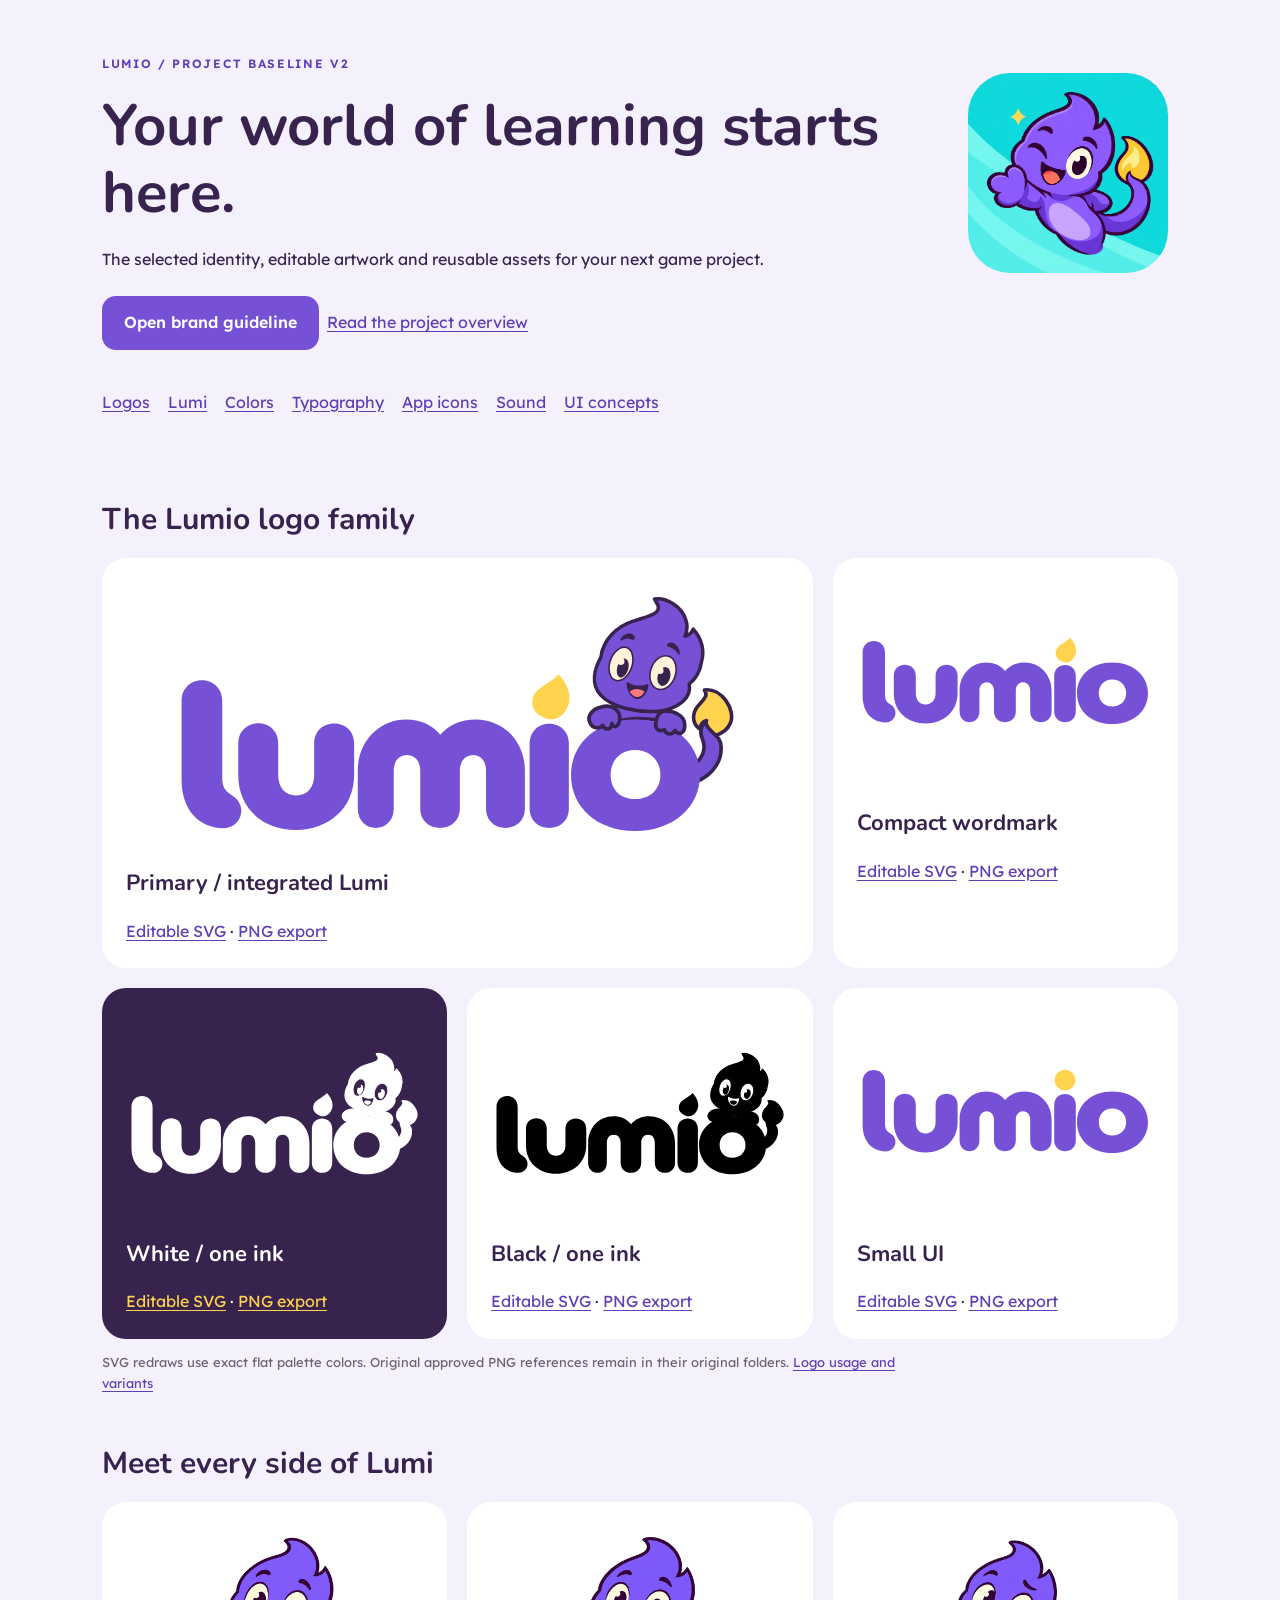
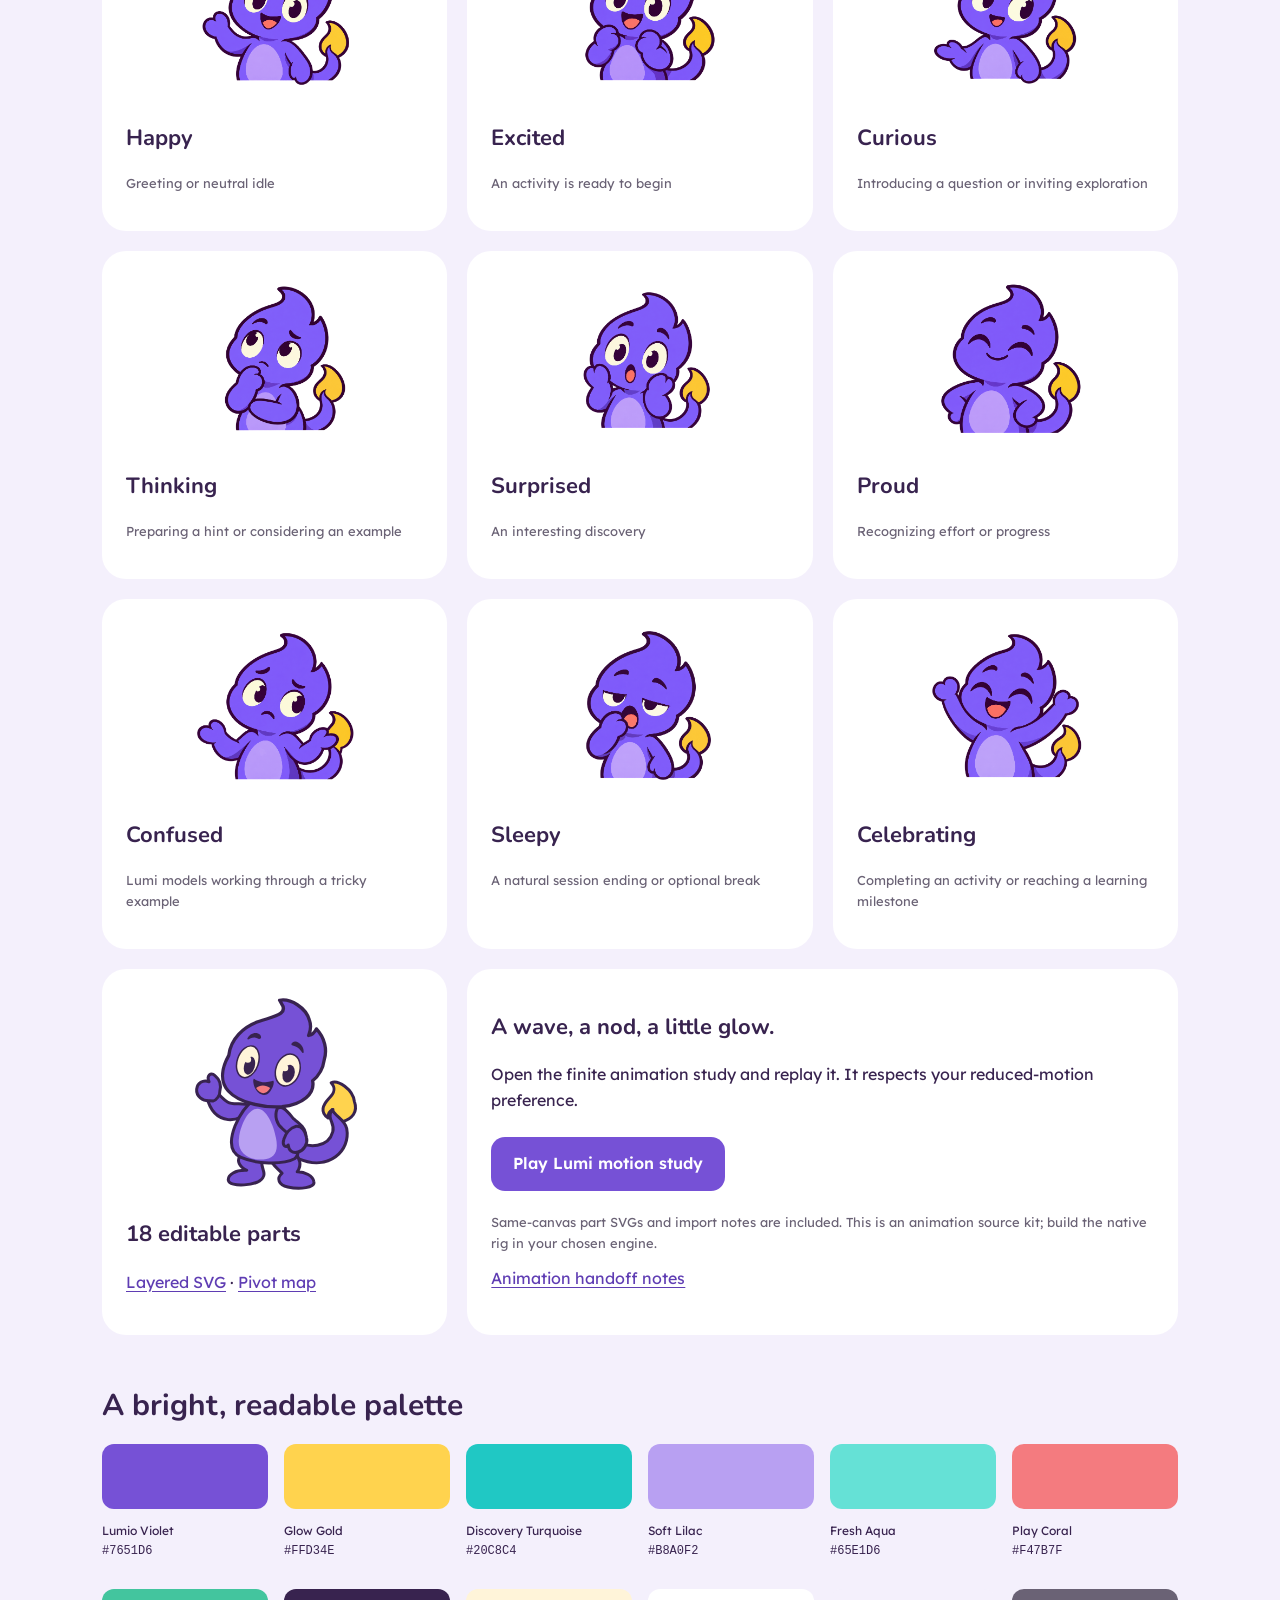
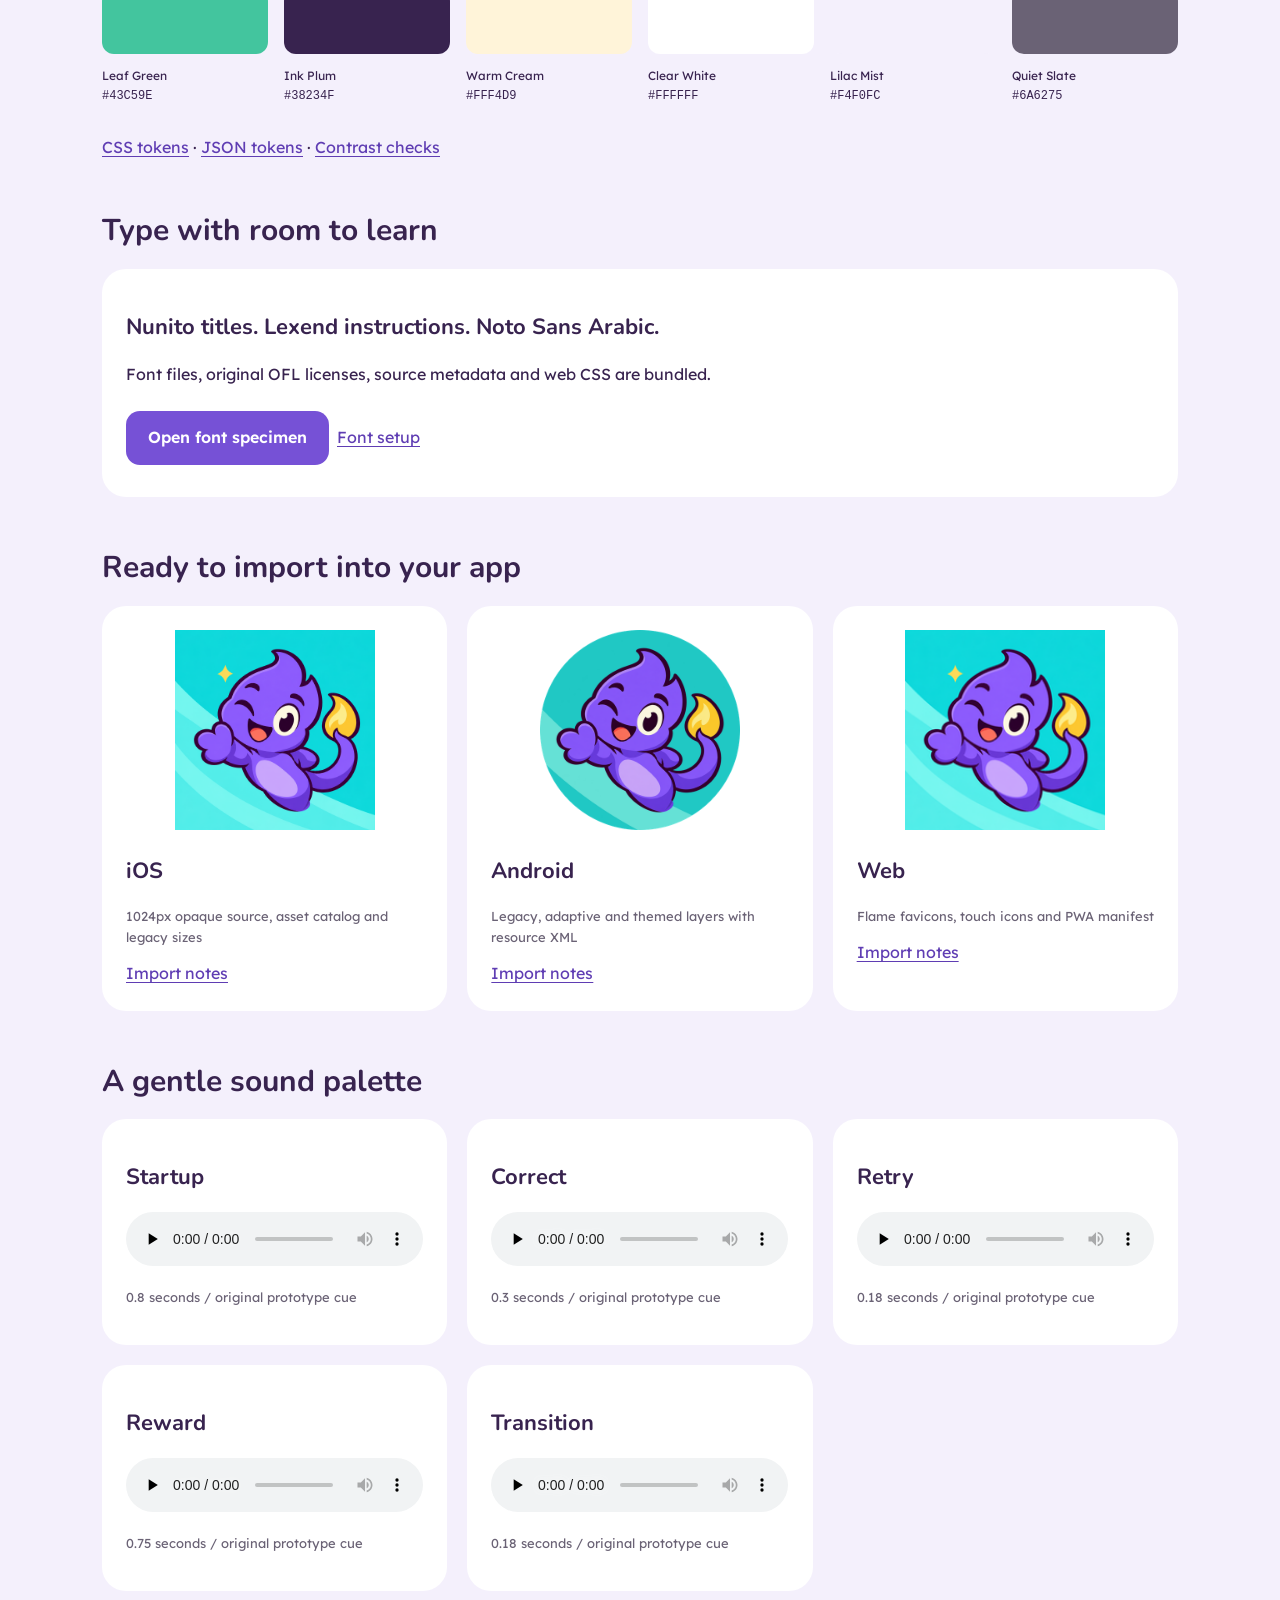
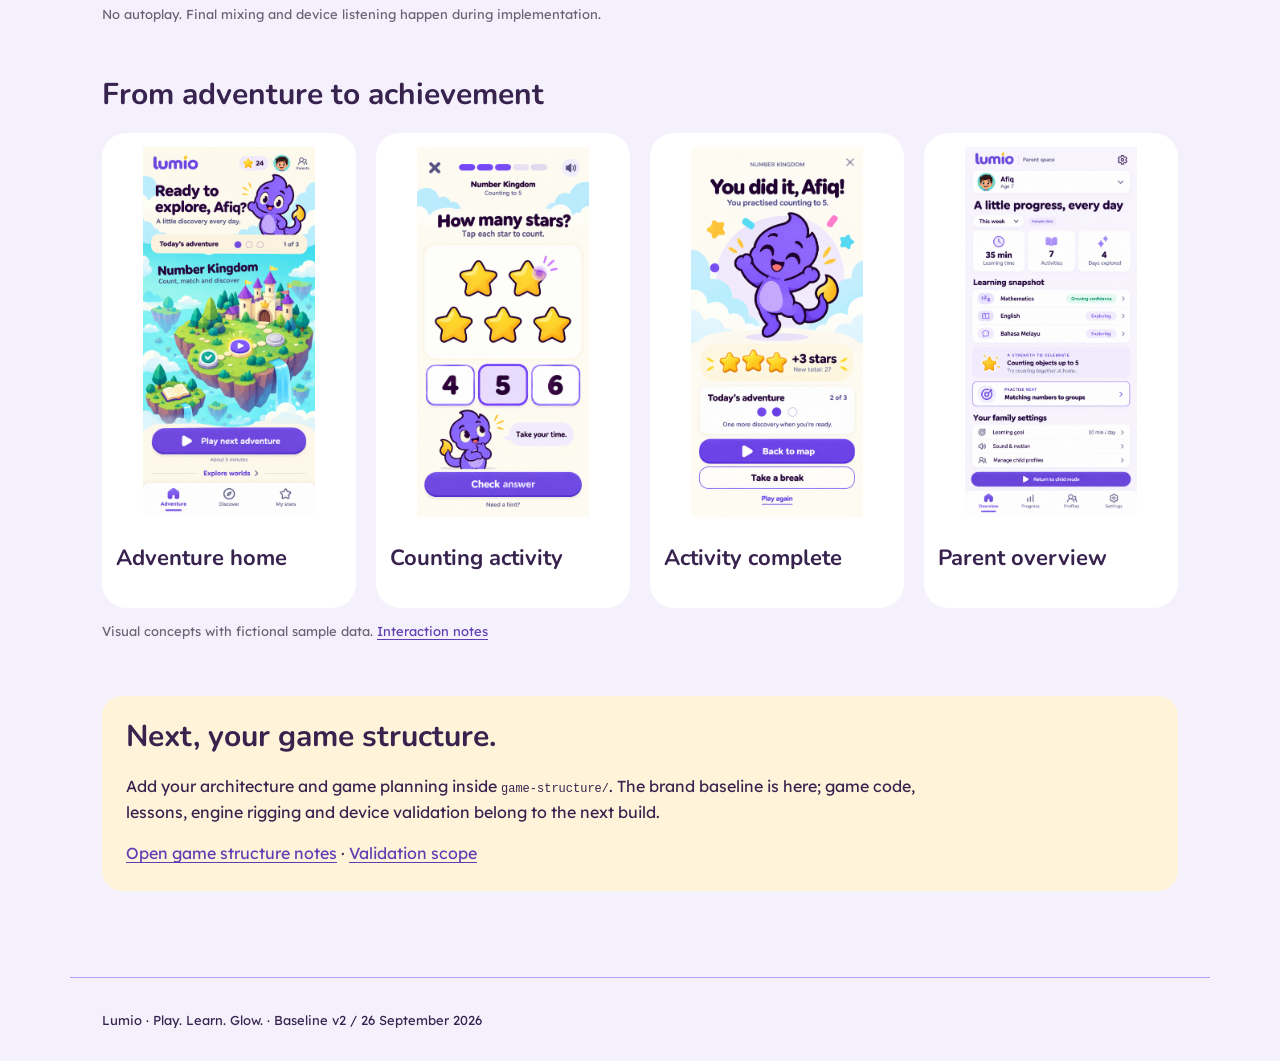
<file: lumio-assets/START-HERE.html>
<!doctype html><html lang="en"><head><meta charset="utf-8"><meta name="viewport" content="width=device-width,initial-scale=1"><title>Lumio - project baseline</title><link rel="stylesheet" href="brand/09-production/fonts/fonts.css"><style>*{box-sizing:border-box}body{margin:0;background:#F4F0FC;color:#38234F;font:16px/1.6 Lexend,system-ui,sans-serif}header,main,footer{max-width:1140px;margin:auto;padding:32px}header{padding-top:54px}h1,h2,h3{font-family:Nunito,system-ui,sans-serif;line-height:1.15}h1{font-size:clamp(34px,5vw,58px);max-width:780px;margin:20px 0}h2{font-size:30px;margin:0 0 20px}h3{font-size:22px}p{max-width:800px}.eyebrow{text-transform:uppercase;letter-spacing:.14em;font-size:12px;font-weight:600;color:#5F3DB3}.intro{display:grid;grid-template-columns:1fr 210px;gap:32px}.icon{width:200px;border-radius:42px}.button{display:inline-block;background:#7651D6;color:white;padding:14px 22px;border-radius:14px;text-decoration:none;margin:8px 8px 8px 0;font-weight:600}a{color:#5F3DB3;text-underline-offset:3px}a:focus-visible{outline:3px solid #38234F;outline-offset:4px}nav{display:flex;flex-wrap:wrap;gap:18px;margin-top:32px}section{margin:24px 0 54px}.grid{display:grid;grid-template-columns:repeat(3,1fr);gap:20px}.card{background:white;border-radius:24px;padding:24px;min-width:0}.card img{width:100%;height:200px;object-fit:contain}.dark{background:#38234F;color:white}.dark a{color:#FFD34E}.wide{grid-column:span 2}.wide img{height:260px}.meta{font-size:13px;color:#6A6275}.dark .meta{color:#B8A0F2}.ui{grid-template-columns:repeat(4,1fr)}.ui .card{padding:14px}.ui img{height:370px}.reactions img{height:170px}.chip{width:100%;height:65px;border-radius:12px}.swatches{display:grid;grid-template-columns:repeat(6,1fr);gap:16px}.swatches p{font-size:12px}code{font-size:12px;word-break:break-word}.note{background:#FFF4D9;border-radius:20px;padding:24px}footer{border-top:1px solid #B8A0F2;font-size:13px}audio{width:100%}@media(max-width:800px){.intro{grid-template-columns:1fr}.intro .icon{display:none}.grid,.ui{grid-template-columns:repeat(2,1fr)}.swatches{grid-template-columns:repeat(3,1fr)}header,main,footer{padding:24px}}@media(max-width:500px){.grid,.ui{grid-template-columns:1fr}.wide{grid-column:auto}.swatches{grid-template-columns:repeat(2,1fr)}}</style></head><body><header><div class="eyebrow">Lumio / project baseline v2</div><div class="intro"><div><h1>Your world of learning starts here.</h1><p>The selected identity, editable artwork and reusable assets for your next game project.</p><a class="button" href="brand/07-guidelines/Lumio-Brand-Guideline-v2.pdf">Open brand guideline</a><a href="README.md">Read the project overview</a></div><img class="icon" alt="Lumi winking on turquoise" src="brand/04-app-icon/approved/lumio-app-icon.png"></div><nav aria-label="Sections"><a href="#logos">Logos</a><a href="#lumi">Lumi</a><a href="#colors">Colors</a><a href="#type">Typography</a><a href="#icons">App icons</a><a href="#audio">Sound</a><a href="#ui">UI concepts</a></nav></header><main><section id="logos"><h2>The Lumio logo family</h2><div class="grid"><article class="card wide"><img src="brand/09-production/logos/lumio-primary-color.svg" alt="Primary / integrated Lumi"><h3>Primary / integrated Lumi</h3><a href="brand/09-production/logos/lumio-primary-color.svg">Editable SVG</a> · <a href="brand/09-production/logos/lumio-primary-color.png">PNG export</a></article><article class="card "><img src="brand/09-production/logos/lumio-wordmark-color.svg" alt="Compact wordmark"><h3>Compact wordmark</h3><a href="brand/09-production/logos/lumio-wordmark-color.svg">Editable SVG</a> · <a href="brand/09-production/logos/lumio-wordmark-color.png">PNG export</a></article><article class="card dark"><img src="brand/09-production/logos/lumio-primary-white.svg" alt="White / one ink"><h3>White / one ink</h3><a href="brand/09-production/logos/lumio-primary-white.svg">Editable SVG</a> · <a href="brand/09-production/logos/lumio-primary-white.png">PNG export</a></article><article class="card "><img src="brand/09-production/logos/lumio-primary-black.svg" alt="Black / one ink"><h3>Black / one ink</h3><a href="brand/09-production/logos/lumio-primary-black.svg">Editable SVG</a> · <a href="brand/09-production/logos/lumio-primary-black.png">PNG export</a></article><article class="card "><img src="brand/09-production/logos/lumio-small-ui-color.svg" alt="Small UI"><h3>Small UI</h3><a href="brand/09-production/logos/lumio-small-ui-color.svg">Editable SVG</a> · <a href="brand/09-production/logos/lumio-small-ui-color.png">PNG export</a></article></div><p class="meta">SVG redraws use exact flat palette colors. Original approved PNG references remain in their original folders. <a href="brand/09-production/logos/README.md">Logo usage and variants</a></p></section><section id="lumi"><h2>Meet every side of Lumi</h2><div class="grid reactions"><article class="card"><a href="brand/06-character/reactions/lumi-happy.png"><img src="brand/06-character/reactions/lumi-happy.png" alt="Lumi happy" loading="lazy"></a><h3>Happy</h3><p class="meta">Greeting or neutral idle</p></article><article class="card"><a href="brand/06-character/reactions/lumi-excited.png"><img src="brand/06-character/reactions/lumi-excited.png" alt="Lumi excited" loading="lazy"></a><h3>Excited</h3><p class="meta">An activity is ready to begin</p></article><article class="card"><a href="brand/06-character/reactions/lumi-curious.png"><img src="brand/06-character/reactions/lumi-curious.png" alt="Lumi curious" loading="lazy"></a><h3>Curious</h3><p class="meta">Introducing a question or inviting exploration</p></article><article class="card"><a href="brand/06-character/reactions/lumi-thinking.png"><img src="brand/06-character/reactions/lumi-thinking.png" alt="Lumi thinking" loading="lazy"></a><h3>Thinking</h3><p class="meta">Preparing a hint or considering an example</p></article><article class="card"><a href="brand/06-character/reactions/lumi-surprised.png"><img src="brand/06-character/reactions/lumi-surprised.png" alt="Lumi surprised" loading="lazy"></a><h3>Surprised</h3><p class="meta">An interesting discovery</p></article><article class="card"><a href="brand/06-character/reactions/lumi-proud.png"><img src="brand/06-character/reactions/lumi-proud.png" alt="Lumi proud" loading="lazy"></a><h3>Proud</h3><p class="meta">Recognizing effort or progress</p></article><article class="card"><a href="brand/06-character/reactions/lumi-confused.png"><img src="brand/06-character/reactions/lumi-confused.png" alt="Lumi confused" loading="lazy"></a><h3>Confused</h3><p class="meta">Lumi models working through a tricky example</p></article><article class="card"><a href="brand/06-character/reactions/lumi-sleepy.png"><img src="brand/06-character/reactions/lumi-sleepy.png" alt="Lumi sleepy" loading="lazy"></a><h3>Sleepy</h3><p class="meta">A natural session ending or optional break</p></article><article class="card"><a href="brand/06-character/reactions/lumi-celebrating.png"><img src="brand/06-character/reactions/lumi-celebrating.png" alt="Lumi celebrating" loading="lazy"></a><h3>Celebrating</h3><p class="meta">Completing an activity or reaching a learning milestone</p></article></div><div class="grid" style="margin-top:20px"><article class="card"><img src="brand/09-production/character/lumi-layered.svg" alt="Flat editable full-body Lumi"><h3>18 editable parts</h3><p><a href="brand/09-production/character/lumi-layered.svg">Layered SVG</a> · <a href="brand/09-production/character/rig-map.json">Pivot map</a></p></article><article class="card wide"><h3>A wave, a nod, a little glow.</h3><p>Open the finite animation study and replay it. It respects your reduced-motion preference.</p><a class="button" href="brand/09-production/character/motion-preview.html">Play Lumi motion study</a><p class="meta">Same-canvas part SVGs and import notes are included. This is an animation source kit; build the native rig in your chosen engine.</p><a href="brand/09-production/character/README.md">Animation handoff notes</a></article></div></section><section id="colors"><h2>A bright, readable palette</h2><div class="swatches"><div><div class="chip" style="background:#7651D6"></div><p>Lumio Violet<br><code>#7651D6</code></p></div><div><div class="chip" style="background:#FFD34E"></div><p>Glow Gold<br><code>#FFD34E</code></p></div><div><div class="chip" style="background:#20C8C4"></div><p>Discovery Turquoise<br><code>#20C8C4</code></p></div><div><div class="chip" style="background:#B8A0F2"></div><p>Soft Lilac<br><code>#B8A0F2</code></p></div><div><div class="chip" style="background:#65E1D6"></div><p>Fresh Aqua<br><code>#65E1D6</code></p></div><div><div class="chip" style="background:#F47B7F"></div><p>Play Coral<br><code>#F47B7F</code></p></div><div><div class="chip" style="background:#43C59E"></div><p>Leaf Green<br><code>#43C59E</code></p></div><div><div class="chip" style="background:#38234F"></div><p>Ink Plum<br><code>#38234F</code></p></div><div><div class="chip" style="background:#FFF4D9"></div><p>Warm Cream<br><code>#FFF4D9</code></p></div><div><div class="chip" style="background:#FFFFFF"></div><p>Clear White<br><code>#FFFFFF</code></p></div><div><div class="chip" style="background:#F4F0FC"></div><p>Lilac Mist<br><code>#F4F0FC</code></p></div><div><div class="chip" style="background:#6A6275"></div><p>Quiet Slate<br><code>#6A6275</code></p></div></div><p><a href="brand/05-colors/lumio-colors.css">CSS tokens</a> · <a href="brand/05-colors/lumio-colors.json">JSON tokens</a> · <a href="brand/05-colors/contrast-checks.json">Contrast checks</a></p></section><section id="type"><h2>Type with room to learn</h2><div class="card"><h3>Nunito titles. Lexend instructions. Noto Sans Arabic.</h3><p>Font files, original OFL licenses, source metadata and web CSS are bundled.</p><a class="button" href="brand/09-production/fonts/specimen.html">Open font specimen</a><a href="brand/09-production/fonts/README.md">Font setup</a></div></section><section id="icons"><h2>Ready to import into your app</h2><div class="grid"><article class="card"><img src="brand/09-production/icons/ios/AppIcon.appiconset/lumio-1024.png" alt="iOS icon preview"><h3>iOS</h3><p class="meta">1024px opaque source, asset catalog and legacy sizes</p><a href="brand/09-production/icons/README.md">Import notes</a></article><article class="card"><img src="brand/09-production/icons/android/circle-mask-preview.png" alt="Android icon preview"><h3>Android</h3><p class="meta">Legacy, adaptive and themed layers with resource XML</p><a href="brand/09-production/icons/README.md">Import notes</a></article><article class="card"><img src="brand/09-production/icons/web/lumio-192.png" alt="Web icon preview"><h3>Web</h3><p class="meta">Flame favicons, touch icons and PWA manifest</p><a href="brand/09-production/icons/README.md">Import notes</a></article></div></section><section id="audio"><h2>A gentle sound palette</h2><div class="grid"><article class="card"><h3>Startup</h3><audio aria-label="startup sound cue" controls preload="none" src="brand/09-production/audio/lumio-startup.wav"></audio><p class="meta">0.8 seconds / original prototype cue</p></article><article class="card"><h3>Correct</h3><audio aria-label="correct sound cue" controls preload="none" src="brand/09-production/audio/lumio-correct.wav"></audio><p class="meta">0.3 seconds / original prototype cue</p></article><article class="card"><h3>Retry</h3><audio aria-label="retry sound cue" controls preload="none" src="brand/09-production/audio/lumio-retry.wav"></audio><p class="meta">0.18 seconds / original prototype cue</p></article><article class="card"><h3>Reward</h3><audio aria-label="reward sound cue" controls preload="none" src="brand/09-production/audio/lumio-reward.wav"></audio><p class="meta">0.75 seconds / original prototype cue</p></article><article class="card"><h3>Transition</h3><audio aria-label="transition sound cue" controls preload="none" src="brand/09-production/audio/lumio-transition.wav"></audio><p class="meta">0.18 seconds / original prototype cue</p></article></div><p class="meta">No autoplay. Final mixing and device listening happen during implementation.</p></section><section id="ui"><h2>From adventure to achievement</h2><div class="grid ui"><article class="card"><a href="brand/08-ui/concepts/01-child-home.png"><img loading="lazy" src="brand/08-ui/concepts/01-child-home.png" alt="Adventure home concept"></a><h3>Adventure home</h3></article><article class="card"><a href="brand/08-ui/concepts/02-counting-game.png"><img loading="lazy" src="brand/08-ui/concepts/02-counting-game.png" alt="Counting activity concept"></a><h3>Counting activity</h3></article><article class="card"><a href="brand/08-ui/concepts/03-activity-complete.png"><img loading="lazy" src="brand/08-ui/concepts/03-activity-complete.png" alt="Activity complete concept"></a><h3>Activity complete</h3></article><article class="card"><a href="brand/08-ui/concepts/04-parent-overview.png"><img loading="lazy" src="brand/08-ui/concepts/04-parent-overview.png" alt="Parent overview concept"></a><h3>Parent overview</h3></article></div><p class="meta">Visual concepts with fictional sample data. <a href="brand/08-ui/concepts/README.md">Interaction notes</a></p></section><section class="note"><h2>Next, your game structure.</h2><p>Add your architecture and game planning inside <code>game-structure/</code>. The brand baseline is here; game code, lessons, engine rigging and device validation belong to the next build.</p><a href="game-structure/README.md">Open game structure notes</a> · <a href="CHECKS.md">Validation scope</a></section></main><footer>Lumio · Play. Learn. Glow. · Baseline v2 / 26 September 2026</footer></body></html>
</file>
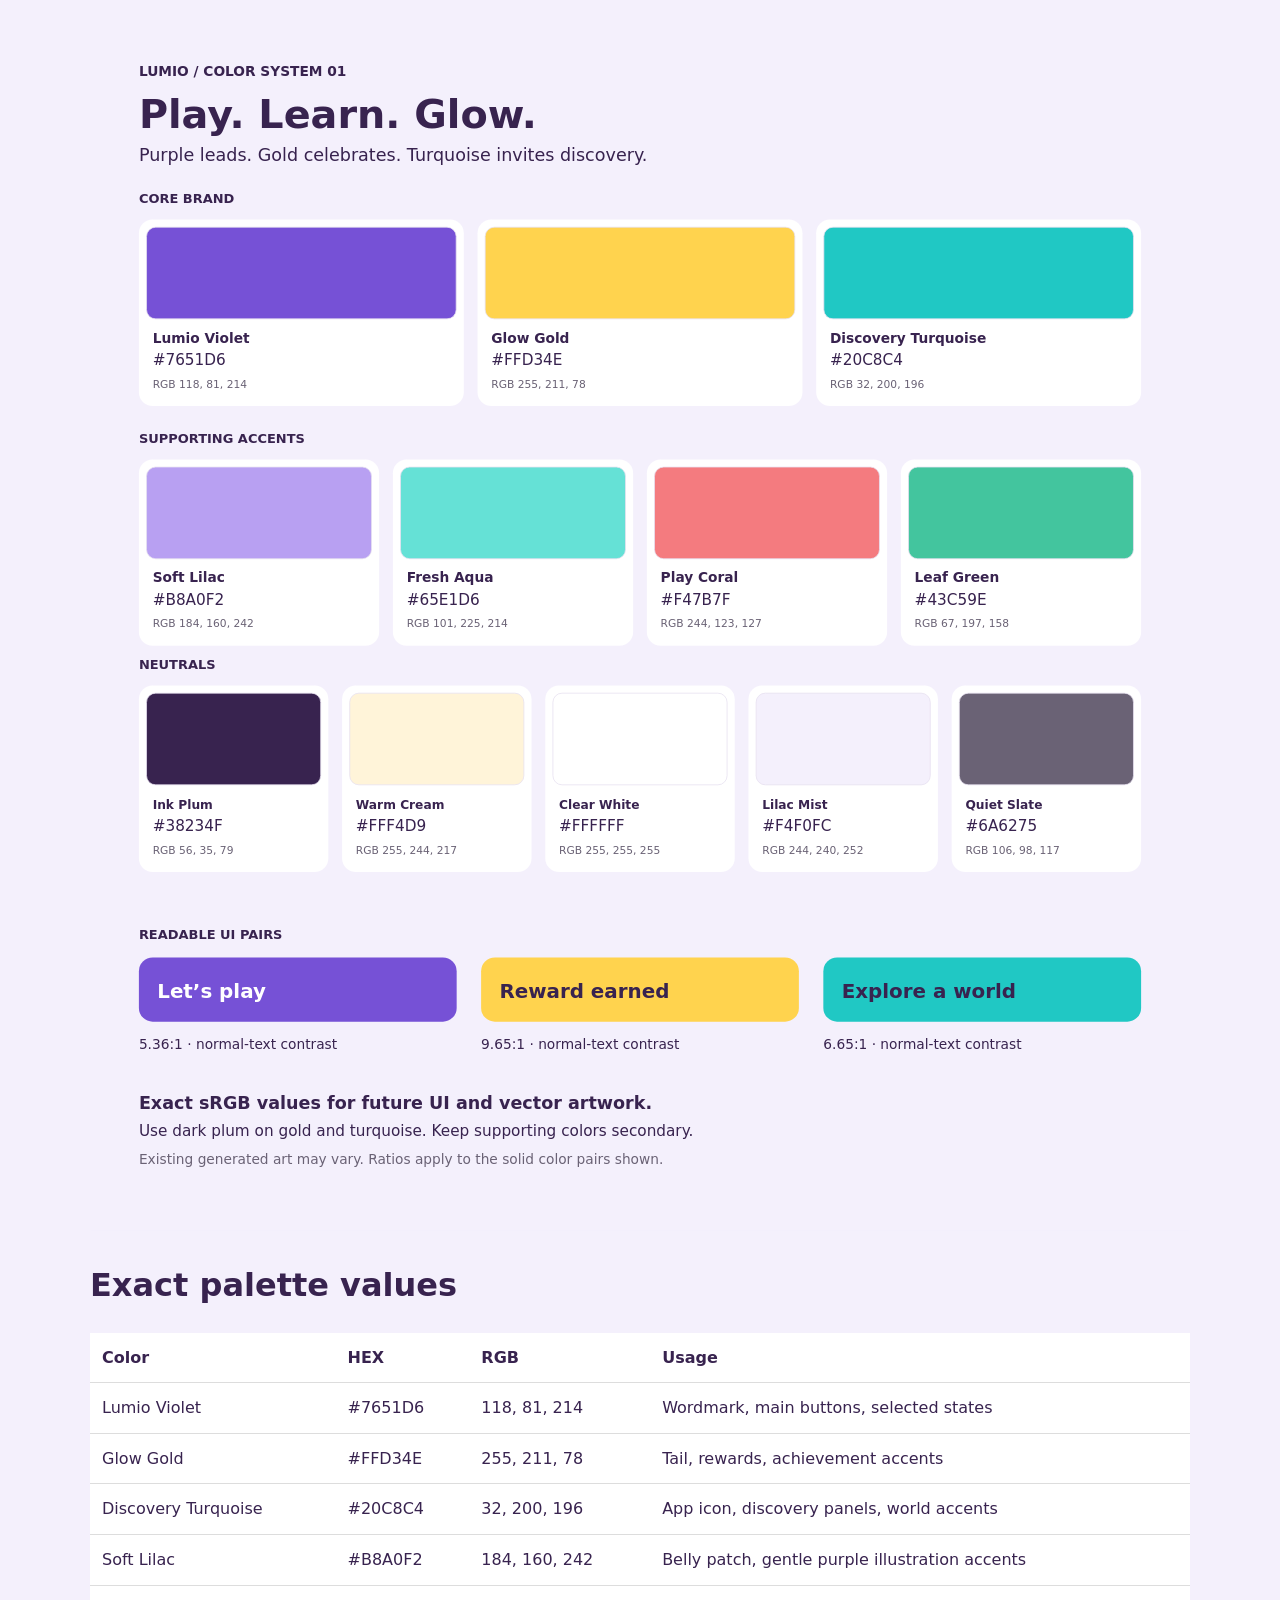
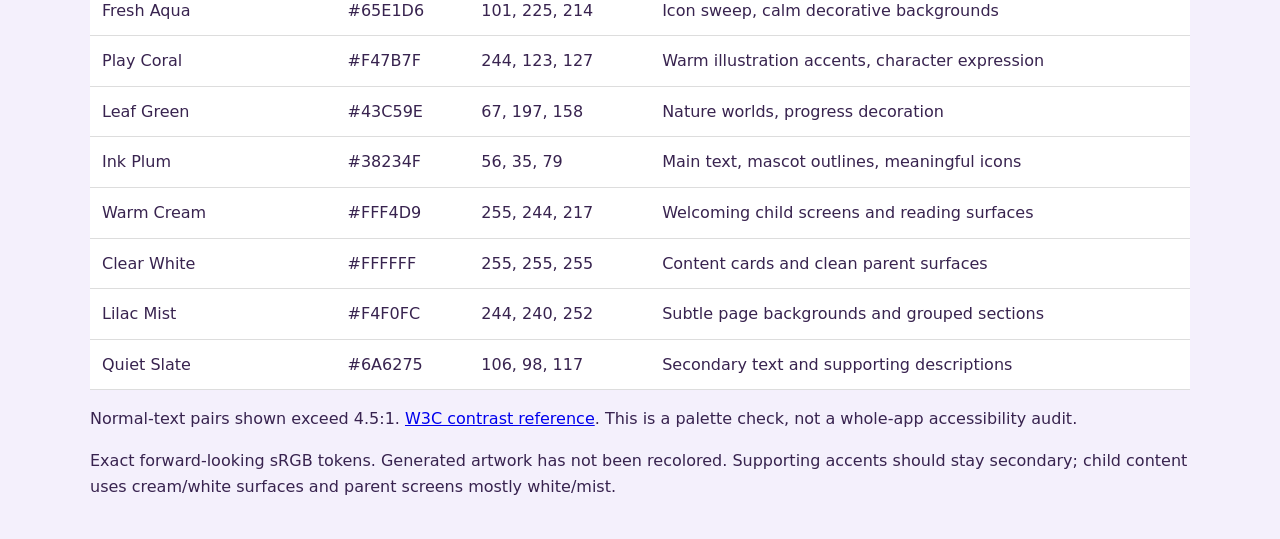
<file: lumio-assets/brand/05-colors/palette.html>
<!doctype html><html lang="en"><meta charset="utf-8"><meta name="viewport" content="width=device-width,initial-scale=1"><title>Lumio Color Palette</title><style>body{margin:0;background:#f4f0fc;color:#38234f;font:16px/1.6 system-ui}main{max-width:1100px;margin:auto;padding:24px}svg{width:100%;height:auto}table{width:100%;border-collapse:collapse;background:white}td,th{padding:12px;text-align:left;border-bottom:1px solid #ddd}code{font-family:monospace}.scroll{overflow-x:auto}</style><main><svg xmlns="http://www.w3.org/2000/svg" width="1440" height="1580" viewBox="0 0 1440 1580"><rect width="1440" height="1580" fill="#F4F0FC"/><text x="64" y="68" font-family="DejaVu Sans,sans-serif" font-size="18" font-weight="700" fill="#38234F">LUMIO / COLOR SYSTEM 01</text><text x="64" y="136" font-family="DejaVu Sans,sans-serif" font-size="52" font-weight="700" fill="#38234F">Play. Learn. Glow.</text><text x="64" y="180" font-family="DejaVu Sans,sans-serif" font-size="23" font-weight="400" fill="#38234F">Purple leads. Gold celebrates. Turquoise invites discovery.</text><text x="64" y="234" font-family="DejaVu Sans,sans-serif" font-size="17" font-weight="700" fill="#38234F">CORE BRAND</text><rect x="64.0" y="256" width="425.3333333333333" height="244" rx="18" fill="#FFFFFF"/><rect x="74.0" y="266" width="405.3333333333333" height="120" rx="12" fill="#7651D6" stroke="#E7E0EF"/><text x="82.0" y="417" font-family="DejaVu Sans,sans-serif" font-size="18" font-weight="700" fill="#38234F">Lumio Violet</text><text x="82.0" y="447" font-family="DejaVu Sans,sans-serif" font-size="20" font-weight="400" fill="#38234F">#7651D6</text><text x="82.0" y="476" font-family="DejaVu Sans,sans-serif" font-size="14" font-weight="400" fill="#6A6275">RGB 118, 81, 214</text><rect x="507.3333333333333" y="256" width="425.3333333333333" height="244" rx="18" fill="#FFFFFF"/><rect x="517.3333333333333" y="266" width="405.3333333333333" height="120" rx="12" fill="#FFD34E" stroke="#E7E0EF"/><text x="525.3333333333333" y="417" font-family="DejaVu Sans,sans-serif" font-size="18" font-weight="700" fill="#38234F">Glow Gold</text><text x="525.3333333333333" y="447" font-family="DejaVu Sans,sans-serif" font-size="20" font-weight="400" fill="#38234F">#FFD34E</text><text x="525.3333333333333" y="476" font-family="DejaVu Sans,sans-serif" font-size="14" font-weight="400" fill="#6A6275">RGB 255, 211, 78</text><rect x="950.6666666666666" y="256" width="425.3333333333333" height="244" rx="18" fill="#FFFFFF"/><rect x="960.6666666666666" y="266" width="405.3333333333333" height="120" rx="12" fill="#20C8C4" stroke="#E7E0EF"/><text x="968.6666666666666" y="417" font-family="DejaVu Sans,sans-serif" font-size="18" font-weight="700" fill="#38234F">Discovery Turquoise</text><text x="968.6666666666666" y="447" font-family="DejaVu Sans,sans-serif" font-size="20" font-weight="400" fill="#38234F">#20C8C4</text><text x="968.6666666666666" y="476" font-family="DejaVu Sans,sans-serif" font-size="14" font-weight="400" fill="#6A6275">RGB 32, 200, 196</text><text x="64" y="548" font-family="DejaVu Sans,sans-serif" font-size="17" font-weight="700" fill="#38234F">SUPPORTING ACCENTS</text><rect x="64.0" y="570" width="314.5" height="244" rx="18" fill="#FFFFFF"/><rect x="74.0" y="580" width="294.5" height="120" rx="12" fill="#B8A0F2" stroke="#E7E0EF"/><text x="82.0" y="731" font-family="DejaVu Sans,sans-serif" font-size="18" font-weight="700" fill="#38234F">Soft Lilac</text><text x="82.0" y="761" font-family="DejaVu Sans,sans-serif" font-size="20" font-weight="400" fill="#38234F">#B8A0F2</text><text x="82.0" y="790" font-family="DejaVu Sans,sans-serif" font-size="14" font-weight="400" fill="#6A6275">RGB 184, 160, 242</text><rect x="396.5" y="570" width="314.5" height="244" rx="18" fill="#FFFFFF"/><rect x="406.5" y="580" width="294.5" height="120" rx="12" fill="#65E1D6" stroke="#E7E0EF"/><text x="414.5" y="731" font-family="DejaVu Sans,sans-serif" font-size="18" font-weight="700" fill="#38234F">Fresh Aqua</text><text x="414.5" y="761" font-family="DejaVu Sans,sans-serif" font-size="20" font-weight="400" fill="#38234F">#65E1D6</text><text x="414.5" y="790" font-family="DejaVu Sans,sans-serif" font-size="14" font-weight="400" fill="#6A6275">RGB 101, 225, 214</text><rect x="729.0" y="570" width="314.5" height="244" rx="18" fill="#FFFFFF"/><rect x="739.0" y="580" width="294.5" height="120" rx="12" fill="#F47B7F" stroke="#E7E0EF"/><text x="747.0" y="731" font-family="DejaVu Sans,sans-serif" font-size="18" font-weight="700" fill="#38234F">Play Coral</text><text x="747.0" y="761" font-family="DejaVu Sans,sans-serif" font-size="20" font-weight="400" fill="#38234F">#F47B7F</text><text x="747.0" y="790" font-family="DejaVu Sans,sans-serif" font-size="14" font-weight="400" fill="#6A6275">RGB 244, 123, 127</text><rect x="1061.5" y="570" width="314.5" height="244" rx="18" fill="#FFFFFF"/><rect x="1071.5" y="580" width="294.5" height="120" rx="12" fill="#43C59E" stroke="#E7E0EF"/><text x="1079.5" y="731" font-family="DejaVu Sans,sans-serif" font-size="18" font-weight="700" fill="#38234F">Leaf Green</text><text x="1079.5" y="761" font-family="DejaVu Sans,sans-serif" font-size="20" font-weight="400" fill="#38234F">#43C59E</text><text x="1079.5" y="790" font-family="DejaVu Sans,sans-serif" font-size="14" font-weight="400" fill="#6A6275">RGB 67, 197, 158</text><text x="64" y="844" font-family="DejaVu Sans,sans-serif" font-size="17" font-weight="700" fill="#38234F">NEUTRALS</text><rect x="64.0" y="866" width="248.0" height="244" rx="18" fill="#FFFFFF"/><rect x="74.0" y="876" width="228.0" height="120" rx="12" fill="#38234F" stroke="#E7E0EF"/><text x="82.0" y="1027" font-family="DejaVu Sans,sans-serif" font-size="16" font-weight="700" fill="#38234F">Ink Plum</text><text x="82.0" y="1057" font-family="DejaVu Sans,sans-serif" font-size="20" font-weight="400" fill="#38234F">#38234F</text><text x="82.0" y="1086" font-family="DejaVu Sans,sans-serif" font-size="14" font-weight="400" fill="#6A6275">RGB 56, 35, 79</text><rect x="330.0" y="866" width="248.0" height="244" rx="18" fill="#FFFFFF"/><rect x="340.0" y="876" width="228.0" height="120" rx="12" fill="#FFF4D9" stroke="#E7E0EF"/><text x="348.0" y="1027" font-family="DejaVu Sans,sans-serif" font-size="16" font-weight="700" fill="#38234F">Warm Cream</text><text x="348.0" y="1057" font-family="DejaVu Sans,sans-serif" font-size="20" font-weight="400" fill="#38234F">#FFF4D9</text><text x="348.0" y="1086" font-family="DejaVu Sans,sans-serif" font-size="14" font-weight="400" fill="#6A6275">RGB 255, 244, 217</text><rect x="596.0" y="866" width="248.0" height="244" rx="18" fill="#FFFFFF"/><rect x="606.0" y="876" width="228.0" height="120" rx="12" fill="#FFFFFF" stroke="#E7E0EF"/><text x="614.0" y="1027" font-family="DejaVu Sans,sans-serif" font-size="16" font-weight="700" fill="#38234F">Clear White</text><text x="614.0" y="1057" font-family="DejaVu Sans,sans-serif" font-size="20" font-weight="400" fill="#38234F">#FFFFFF</text><text x="614.0" y="1086" font-family="DejaVu Sans,sans-serif" font-size="14" font-weight="400" fill="#6A6275">RGB 255, 255, 255</text><rect x="862.0" y="866" width="248.0" height="244" rx="18" fill="#FFFFFF"/><rect x="872.0" y="876" width="228.0" height="120" rx="12" fill="#F4F0FC" stroke="#E7E0EF"/><text x="880.0" y="1027" font-family="DejaVu Sans,sans-serif" font-size="16" font-weight="700" fill="#38234F">Lilac Mist</text><text x="880.0" y="1057" font-family="DejaVu Sans,sans-serif" font-size="20" font-weight="400" fill="#38234F">#F4F0FC</text><text x="880.0" y="1086" font-family="DejaVu Sans,sans-serif" font-size="14" font-weight="400" fill="#6A6275">RGB 244, 240, 252</text><rect x="1128.0" y="866" width="248.0" height="244" rx="18" fill="#FFFFFF"/><rect x="1138.0" y="876" width="228.0" height="120" rx="12" fill="#6A6275" stroke="#E7E0EF"/><text x="1146.0" y="1027" font-family="DejaVu Sans,sans-serif" font-size="16" font-weight="700" fill="#38234F">Quiet Slate</text><text x="1146.0" y="1057" font-family="DejaVu Sans,sans-serif" font-size="20" font-weight="400" fill="#38234F">#6A6275</text><text x="1146.0" y="1086" font-family="DejaVu Sans,sans-serif" font-size="14" font-weight="400" fill="#6A6275">RGB 106, 98, 117</text><text x="64" y="1198" font-family="DejaVu Sans,sans-serif" font-size="17" font-weight="700" fill="#38234F">READABLE UI PAIRS</text><rect x="64" y="1222" width="416" height="84" rx="18" fill="#7651D6"/><text x="88" y="1275" font-family="DejaVu Sans,sans-serif" font-size="26" font-weight="700" fill="#FFFFFF">Let’s play</text><text x="64" y="1342" font-family="DejaVu Sans,sans-serif" font-size="18" font-weight="400" fill="#38234F">5.36:1 · normal-text contrast</text><rect x="512" y="1222" width="416" height="84" rx="18" fill="#FFD34E"/><text x="536" y="1275" font-family="DejaVu Sans,sans-serif" font-size="26" font-weight="700" fill="#38234F">Reward earned</text><text x="512" y="1342" font-family="DejaVu Sans,sans-serif" font-size="18" font-weight="400" fill="#38234F">9.65:1 · normal-text contrast</text><rect x="960" y="1222" width="416" height="84" rx="18" fill="#20C8C4"/><text x="984" y="1275" font-family="DejaVu Sans,sans-serif" font-size="26" font-weight="700" fill="#38234F">Explore a world</text><text x="960" y="1342" font-family="DejaVu Sans,sans-serif" font-size="18" font-weight="400" fill="#38234F">6.65:1 · normal-text contrast</text><text x="64" y="1420" font-family="DejaVu Sans,sans-serif" font-size="23" font-weight="700" fill="#38234F">Exact sRGB values for future UI and vector artwork.</text><text x="64" y="1456" font-family="DejaVu Sans,sans-serif" font-size="20" font-weight="400" fill="#38234F">Use dark plum on gold and turquoise. Keep supporting colors secondary.</text><text x="64" y="1492" font-family="DejaVu Sans,sans-serif" font-size="18" font-weight="400" fill="#6A6275">Existing generated art may vary. Ratios apply to the solid color pairs shown.</text></svg><h1>Exact palette values</h1><div class="scroll"><table><thead><tr><th>Color</th><th>HEX</th><th>RGB</th><th>Usage</th></tr></thead><tbody><tr><td>Lumio Violet</td><td>#7651D6</td><td>118, 81, 214</td><td>Wordmark, main buttons, selected states</td></tr><tr><td>Glow Gold</td><td>#FFD34E</td><td>255, 211, 78</td><td>Tail, rewards, achievement accents</td></tr><tr><td>Discovery Turquoise</td><td>#20C8C4</td><td>32, 200, 196</td><td>App icon, discovery panels, world accents</td></tr><tr><td>Soft Lilac</td><td>#B8A0F2</td><td>184, 160, 242</td><td>Belly patch, gentle purple illustration accents</td></tr><tr><td>Fresh Aqua</td><td>#65E1D6</td><td>101, 225, 214</td><td>Icon sweep, calm decorative backgrounds</td></tr><tr><td>Play Coral</td><td>#F47B7F</td><td>244, 123, 127</td><td>Warm illustration accents, character expression</td></tr><tr><td>Leaf Green</td><td>#43C59E</td><td>67, 197, 158</td><td>Nature worlds, progress decoration</td></tr><tr><td>Ink Plum</td><td>#38234F</td><td>56, 35, 79</td><td>Main text, mascot outlines, meaningful icons</td></tr><tr><td>Warm Cream</td><td>#FFF4D9</td><td>255, 244, 217</td><td>Welcoming child screens and reading surfaces</td></tr><tr><td>Clear White</td><td>#FFFFFF</td><td>255, 255, 255</td><td>Content cards and clean parent surfaces</td></tr><tr><td>Lilac Mist</td><td>#F4F0FC</td><td>244, 240, 252</td><td>Subtle page backgrounds and grouped sections</td></tr><tr><td>Quiet Slate</td><td>#6A6275</td><td>106, 98, 117</td><td>Secondary text and supporting descriptions</td></tr></tbody></table></div><p>Normal-text pairs shown exceed 4.5:1. <a href="https://www.w3.org/WAI/WCAG22/Understanding/contrast-minimum.html">W3C contrast reference</a>. This is a palette check, not a whole-app accessibility audit.</p><p>Exact forward-looking sRGB tokens. Generated artwork has not been recolored. Supporting accents should stay secondary; child content uses cream/white surfaces and parent screens mostly white/mist.</p></main></html>
</file>
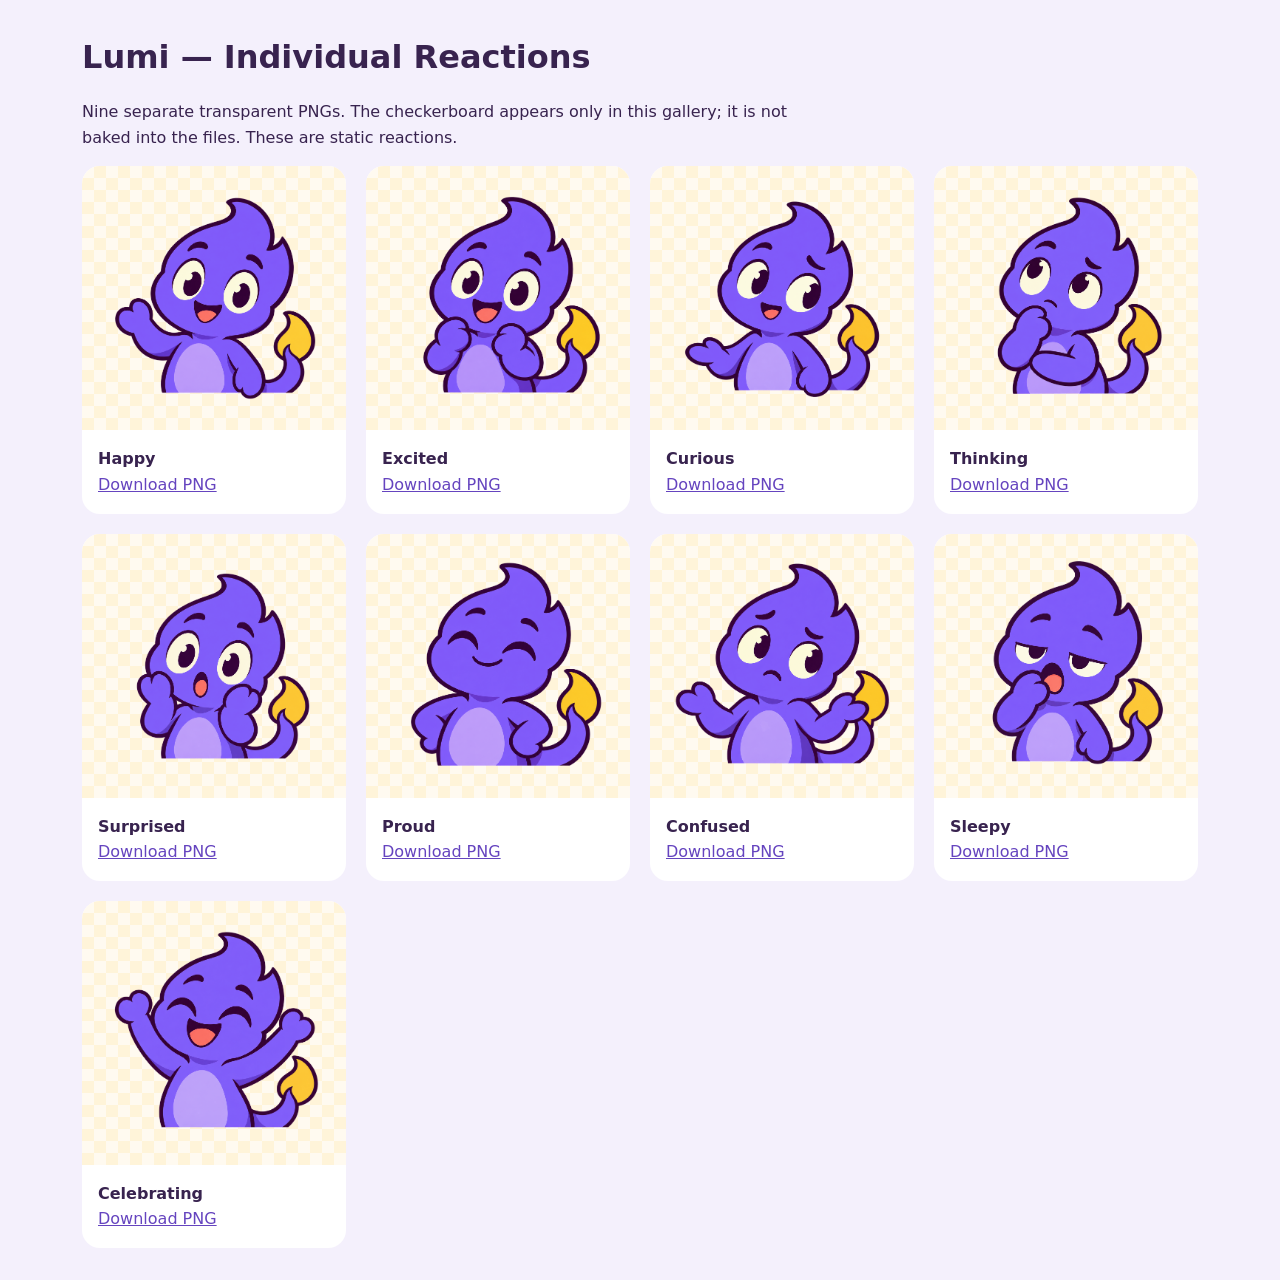
<file: lumio-assets/brand/06-character/reactions/preview.html>
<!doctype html><html lang="en"><meta charset="utf-8"><meta name="viewport" content="width=device-width,initial-scale=1"><title>Lumi — Individual Reactions</title><style>*{box-sizing:border-box}body{margin:0;background:#f4f0fc;color:#38234f;font:16px/1.6 system-ui}main{max-width:1180px;padding:32px;margin:auto}h1{margin:0}p{max-width:720px}.grid{display:grid;grid-template-columns:repeat(auto-fit,minmax(250px,1fr));gap:20px}figure{margin:0;background:white;border-radius:18px;overflow:hidden}.art{padding:16px;background:repeating-conic-gradient(#fff4d9 0% 25%,#fffaf0 0% 50%) 50%/24px 24px}img{display:block;width:100%;aspect-ratio:1;object-fit:contain}figcaption{padding:16px}a{color:#6544bf}</style><main><h1>Lumi — Individual Reactions</h1><p>Nine separate transparent PNGs. The checkerboard appears only in this gallery; it is not baked into the files. These are static reactions.</p><div class="grid"><figure><div class="art"><img src="lumi-happy.png" alt="Lumi happy" loading="lazy"></div><figcaption><strong>Happy</strong><br><a href="lumi-happy.png" download>Download PNG</a></figcaption></figure><figure><div class="art"><img src="lumi-excited.png" alt="Lumi excited" loading="lazy"></div><figcaption><strong>Excited</strong><br><a href="lumi-excited.png" download>Download PNG</a></figcaption></figure><figure><div class="art"><img src="lumi-curious.png" alt="Lumi curious" loading="lazy"></div><figcaption><strong>Curious</strong><br><a href="lumi-curious.png" download>Download PNG</a></figcaption></figure><figure><div class="art"><img src="lumi-thinking.png" alt="Lumi thinking" loading="lazy"></div><figcaption><strong>Thinking</strong><br><a href="lumi-thinking.png" download>Download PNG</a></figcaption></figure><figure><div class="art"><img src="lumi-surprised.png" alt="Lumi surprised" loading="lazy"></div><figcaption><strong>Surprised</strong><br><a href="lumi-surprised.png" download>Download PNG</a></figcaption></figure><figure><div class="art"><img src="lumi-proud.png" alt="Lumi proud" loading="lazy"></div><figcaption><strong>Proud</strong><br><a href="lumi-proud.png" download>Download PNG</a></figcaption></figure><figure><div class="art"><img src="lumi-confused.png" alt="Lumi confused" loading="lazy"></div><figcaption><strong>Confused</strong><br><a href="lumi-confused.png" download>Download PNG</a></figcaption></figure><figure><div class="art"><img src="lumi-sleepy.png" alt="Lumi sleepy" loading="lazy"></div><figcaption><strong>Sleepy</strong><br><a href="lumi-sleepy.png" download>Download PNG</a></figcaption></figure><figure><div class="art"><img src="lumi-celebrating.png" alt="Lumi celebrating" loading="lazy"></div><figcaption><strong>Celebrating</strong><br><a href="lumi-celebrating.png" download>Download PNG</a></figcaption></figure></div></main></html>
</file>
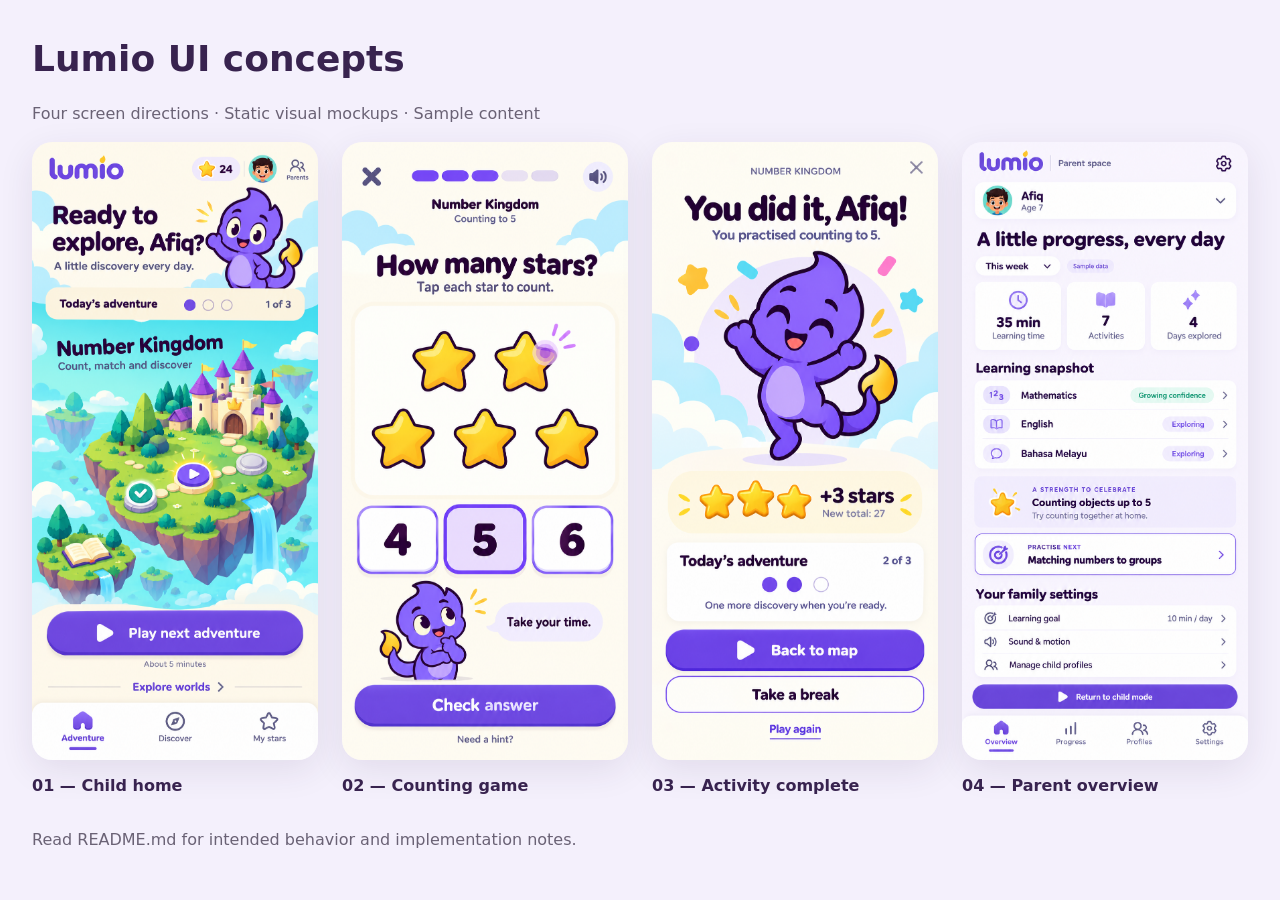
<file: lumio-assets/brand/08-ui/concepts/gallery.html>
<!doctype html><html lang="en"><meta charset="utf-8"><meta name="viewport" content="width=device-width,initial-scale=1"><title>Lumio UI concepts</title><style>body{margin:0;background:#f4f0fc;color:#38234f;font:16px/1.5 system-ui}main{padding:32px;max-width:1700px;margin:auto}h1{font-size:36px;margin:0}p{color:#6a6275}.grid{display:grid;grid-template-columns:repeat(auto-fit,minmax(240px,1fr));gap:24px;align-items:start}figure{margin:0}img{display:block;width:100%;border-radius:20px;box-shadow:0 10px 35px #38234f18}figcaption{padding:14px 0;font-weight:600}</style><main><h1>Lumio UI concepts</h1><p>Four screen directions · Static visual mockups · Sample content</p><div class="grid"><figure><img src="01-child-home.png" alt="Lumio Child home visual concept"><figcaption>01 — Child home</figcaption></figure><figure><img src="02-counting-game.png" alt="Lumio Counting game visual concept"><figcaption>02 — Counting game</figcaption></figure><figure><img src="03-activity-complete.png" alt="Lumio Activity complete visual concept"><figcaption>03 — Activity complete</figcaption></figure><figure><img src="04-parent-overview.png" alt="Lumio Parent overview visual concept"><figcaption>04 — Parent overview</figcaption></figure></div><p>Read README.md for intended behavior and implementation notes.</p></main></html>
</file>
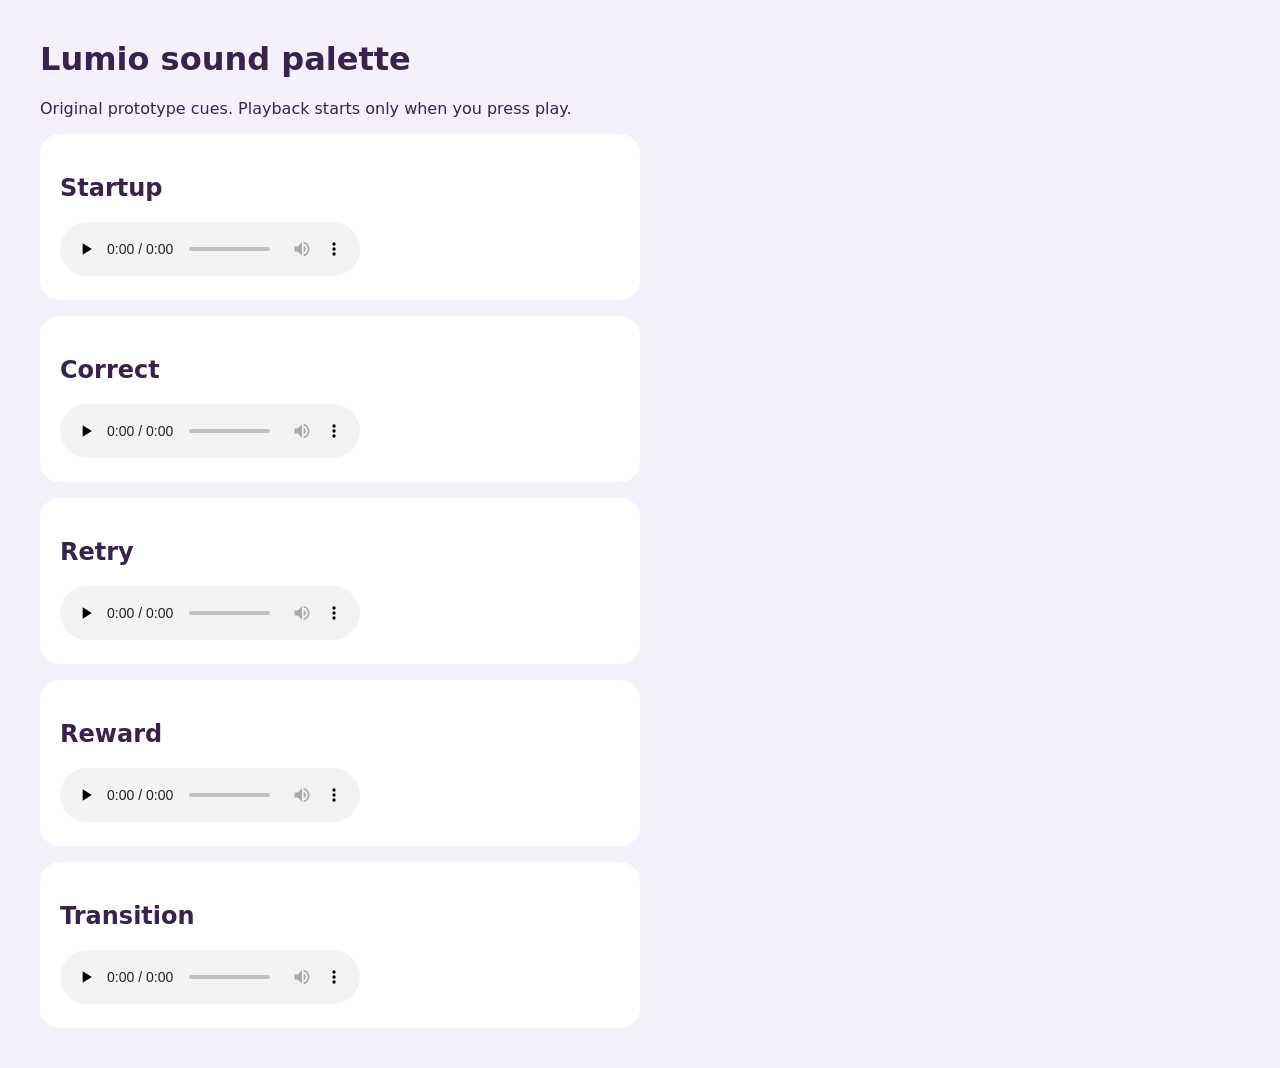
<file: lumio-assets/brand/09-production/audio/preview.html>
<!doctype html><html lang="en"><meta charset="utf-8"><title>Lumio sound palette</title><style>body{font-family:system-ui;margin:40px;background:#F4F0FC;color:#38234F}section{padding:20px;background:white;margin:16px 0;border-radius:20px;max-width:560px}</style><h1>Lumio sound palette</h1><p>Original prototype cues. Playback starts only when you press play.</p><section><h2>Startup</h2><audio controls preload="none" src="lumio-startup.wav"></audio></section><section><h2>Correct</h2><audio controls preload="none" src="lumio-correct.wav"></audio></section><section><h2>Retry</h2><audio controls preload="none" src="lumio-retry.wav"></audio></section><section><h2>Reward</h2><audio controls preload="none" src="lumio-reward.wav"></audio></section><section><h2>Transition</h2><audio controls preload="none" src="lumio-transition.wav"></audio></section></html>
</file>
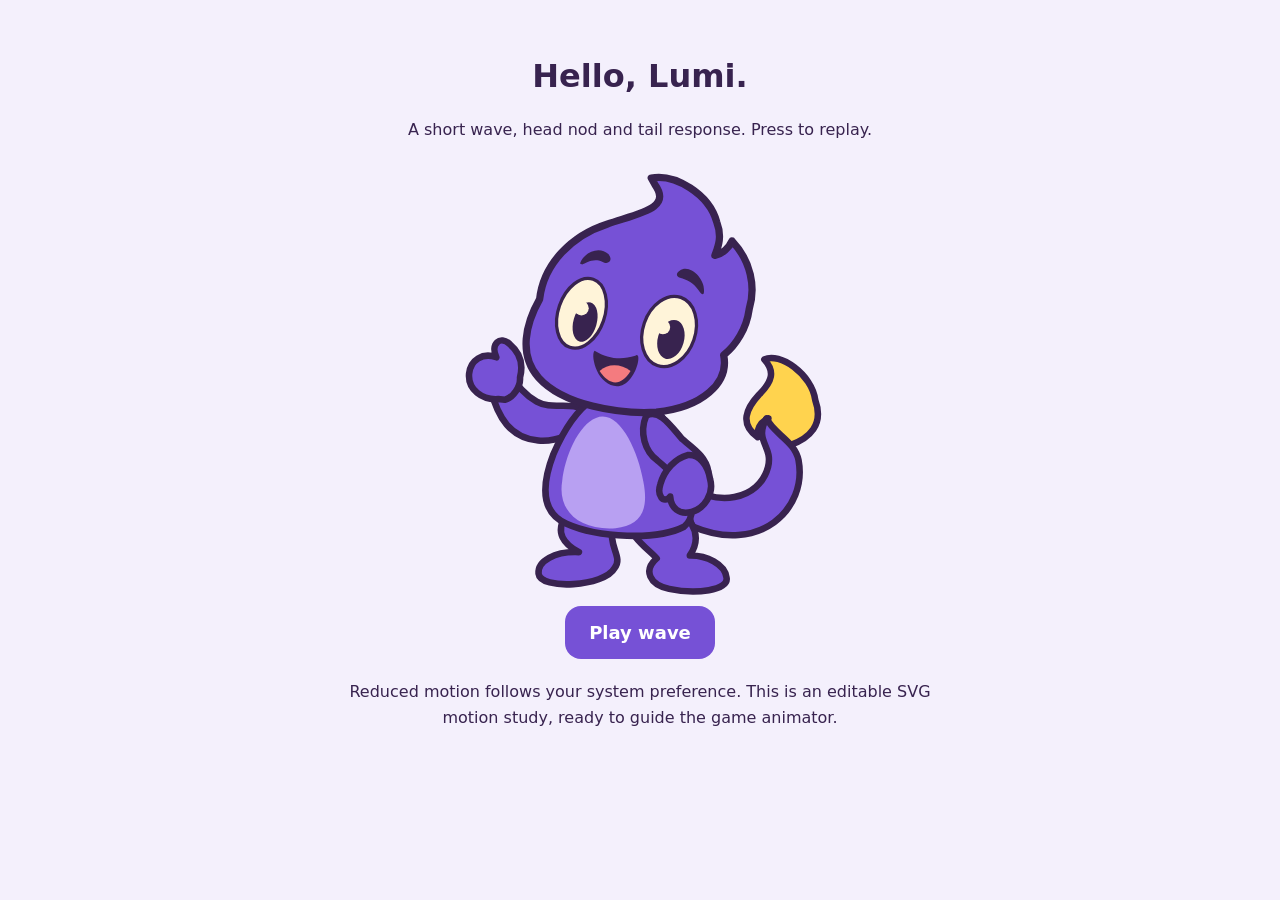
<file: lumio-assets/brand/09-production/character/motion-preview.html>
<!doctype html><html lang="en"><meta charset="utf-8"><meta name="viewport" content="width=device-width,initial-scale=1"><title>Lumi motion studies</title><style>svg{width:min(420px,90vw);height:440px;overflow:visible}#head-bob{transform-origin:594px 693px}.playing #head-bob{animation:nod .9s ease-in-out}.playing #wave-arm{animation:wave .9s ease-in-out;transform-origin:468px 720px}.playing #tail-motion{animation:tail .9s ease-in-out;transform-origin:792px 971px}@keyframes nod{0%,100%{transform:rotate(0)}40%{transform:rotate(-3deg)}70%{transform:rotate(2deg)}}@keyframes wave{0%,100%{transform:rotate(0)}25%{transform:rotate(-12deg)}55%{transform:rotate(8deg)}80%{transform:rotate(-6deg)}}@keyframes tail{0%,100%{transform:rotate(0)}50%{transform:rotate(-5deg)}}@media(prefers-reduced-motion:reduce){.playing *{animation:none!important}}body{margin:0;background:#F4F0FC;color:#38234F;font-family:system-ui;padding:36px;text-align:center}button{background:#7651D6;color:white;border:0;padding:16px 24px;border-radius:16px;font:600 18px system-ui;cursor:pointer}button:focus-visible{outline:3px solid #38234F;outline-offset:4px}p{max-width:620px;margin:20px auto;line-height:1.6}</style><h1>Hello, Lumi.</h1><p>A short wave, head nod and tail response. Press to replay.</p><div id="stage"><svg xmlns="http://www.w3.org/2000/svg" xmlns:inkscape="http://www.inkscape.org/namespaces/inkscape" viewBox="120 20 1030 1210" role="img"><title>Animated Lumi wave study</title><g id="tail-motion" inkscape:groupmode="layer" inkscape:label="tail-motion"><path d="M977 563 C1018 542 1108 603 1117 675 C1141 742 1102 780 1047 799 C1022 767 975 763 988 725 C963 736 956 758 959 777 C907 740 928 697 962 660 C999 624 1007 596 977 563 Z" fill="#FFD34E" stroke="#38234F" stroke-width="18" stroke-linejoin="round" stroke-linecap="round" /><path d="M744 897 C845 977 964 948 987 859 C1002 800 947 788 983 725 C1000 766 1061 787 1071 840 C1096 973 964 1102 778 1022 Z" fill="#7651D6" stroke="#38234F" stroke-width="18" stroke-linejoin="round" stroke-linecap="round" /></g><path d="M432 990 C399 1040 427 1071 467 1093 C400 1090 353 1118 356 1152 C361 1198 537 1188 565 1137 C589 1108 549 1078 559 1031 Z" fill="#7651D6" stroke="#38234F" stroke-width="18" stroke-linejoin="round" stroke-linecap="round" /><path d="M601 1003 C608 1052 655 1082 681 1110 C643 1143 661 1182 715 1194 C789 1210 880 1198 873 1163 C869 1126 817 1101 772 1102 C806 1053 782 1009 743 976 Z" fill="#7651D6" stroke="#38234F" stroke-width="18" stroke-linejoin="round" stroke-linecap="round" /><g id="wave-arm" inkscape:groupmode="layer" inkscape:label="wave-arm"><path d="M496 705 C436 675 396 704 351 679 C318 660 299 635 277 605 L225 646 C244 725 280 778 355 786 C410 791 458 761 490 731 Z" fill="#7651D6" stroke="#38234F" stroke-width="18" stroke-linejoin="round" stroke-linecap="round" /><path d="M245 672 C201 675 161 646 165 602 C169 565 202 543 240 557 C223 520 250 496 277 521 C306 545 314 578 305 613 C307 638 286 668 263 674 Z" fill="#7651D6" stroke="#38234F" stroke-width="18" stroke-linejoin="round" stroke-linecap="round" /></g><path d="M506 672 C550 658 611 666 656 690 C713 711 715 771 737 838 C758 898 805 985 756 1023 C683 1061 519 1054 433 1015 C354 980 370 893 397 823 C427 753 465 700 506 672 Z" fill="#7651D6" stroke="#38234F" stroke-width="18" stroke-linejoin="round" stroke-linecap="round" /><path d="M514 724 C575 697 629 810 644 898 C661 982 634 1020 568 1027 C472 1034 407 982 421 898 C428 832 465 743 514 724 Z" fill="#B8A0F2" /><path d="M652 718 C689 696 724 752 751 782 C785 810 817 832 823 871 C828 902 790 926 760 908 C728 883 707 860 682 840 C650 816 632 766 652 718 Z" fill="#7651D6" stroke="#38234F" stroke-width="18" stroke-linejoin="round" stroke-linecap="round" /><path d="M766 826 C798 823 822 854 828 893 C839 933 811 974 777 982 C743 992 720 971 718 940 C699 962 681 937 691 906 C702 867 732 835 766 826 Z" fill="#7651D6" stroke="#38234F" stroke-width="18" stroke-linejoin="round" stroke-linecap="round" /><g id="head-bob" inkscape:groupmode="layer" inkscape:label="head-bob"><path d="M666 64 C732 52 825 108 846 185 C862 227 849 255 841 277 C862 273 880 255 888 237 C940 292 954 364 935 426 C928 477 900 523 865 551 C881 628 806 695 680 708 C575 714 424 689 356 613 C300 550 321 464 359 397 C370 299 448 222 544 191 C634 160 723 148 676 82 Z" fill="#7651D6" stroke="#38234F" stroke-width="20" stroke-linejoin="round" stroke-linecap="round" /><path d="M470 299 C483 265 525 251 548 273 C563 292 547 304 531 294 C508 283 486 297 476 302 Z" fill="#38234F" /><path d="M744 319 C772 299 812 341 811 372 C812 391 803 383 795 371 C781 351 764 344 745 338 C735 335 733 326 744 319 Z" fill="#38234F" /><ellipse cx="474" cy="436" rx="64" ry="99" transform="rotate(19 474 436)" fill="#FFF4D9" stroke="#38234F" stroke-width="9"/><ellipse cx="715" cy="486" rx="72" ry="99" transform="rotate(19 715 486)" fill="#FFF4D9" stroke="#38234F" stroke-width="9"/><ellipse cx="484" cy="460" rx="32" ry="56" transform="rotate(16 484 460)" fill="#38234F"/><circle cx="474" cy="422" r="20" fill="#FFF4D9"/><ellipse cx="720" cy="508" rx="36" ry="55" transform="rotate(16 720 508)" fill="#38234F"/><circle cx="698" cy="474" r="20" fill="#FFF4D9"/><path d="M510 539 C549 562 584 565 622 553 C637 541 632 587 610 614 C577 659 532 629 517 595 C507 573 503 546 510 539 Z" fill="#38234F" /><path d="M524 595 C546 573 584 575 609 595 C582 640 548 633 524 595 Z" fill="#F47B7F" /></g></svg></div><button id="play">Play wave</button><p>Reduced motion follows your system preference. This is an editable SVG motion study, ready to guide the game animator.</p><script>const b=document.getElementById("play"),s=document.getElementById("stage");b.onclick=()=>{s.classList.remove("playing");void s.offsetWidth;s.classList.add("playing")};s.addEventListener("animationend",()=>s.classList.remove("playing"));</script></html>
</file>
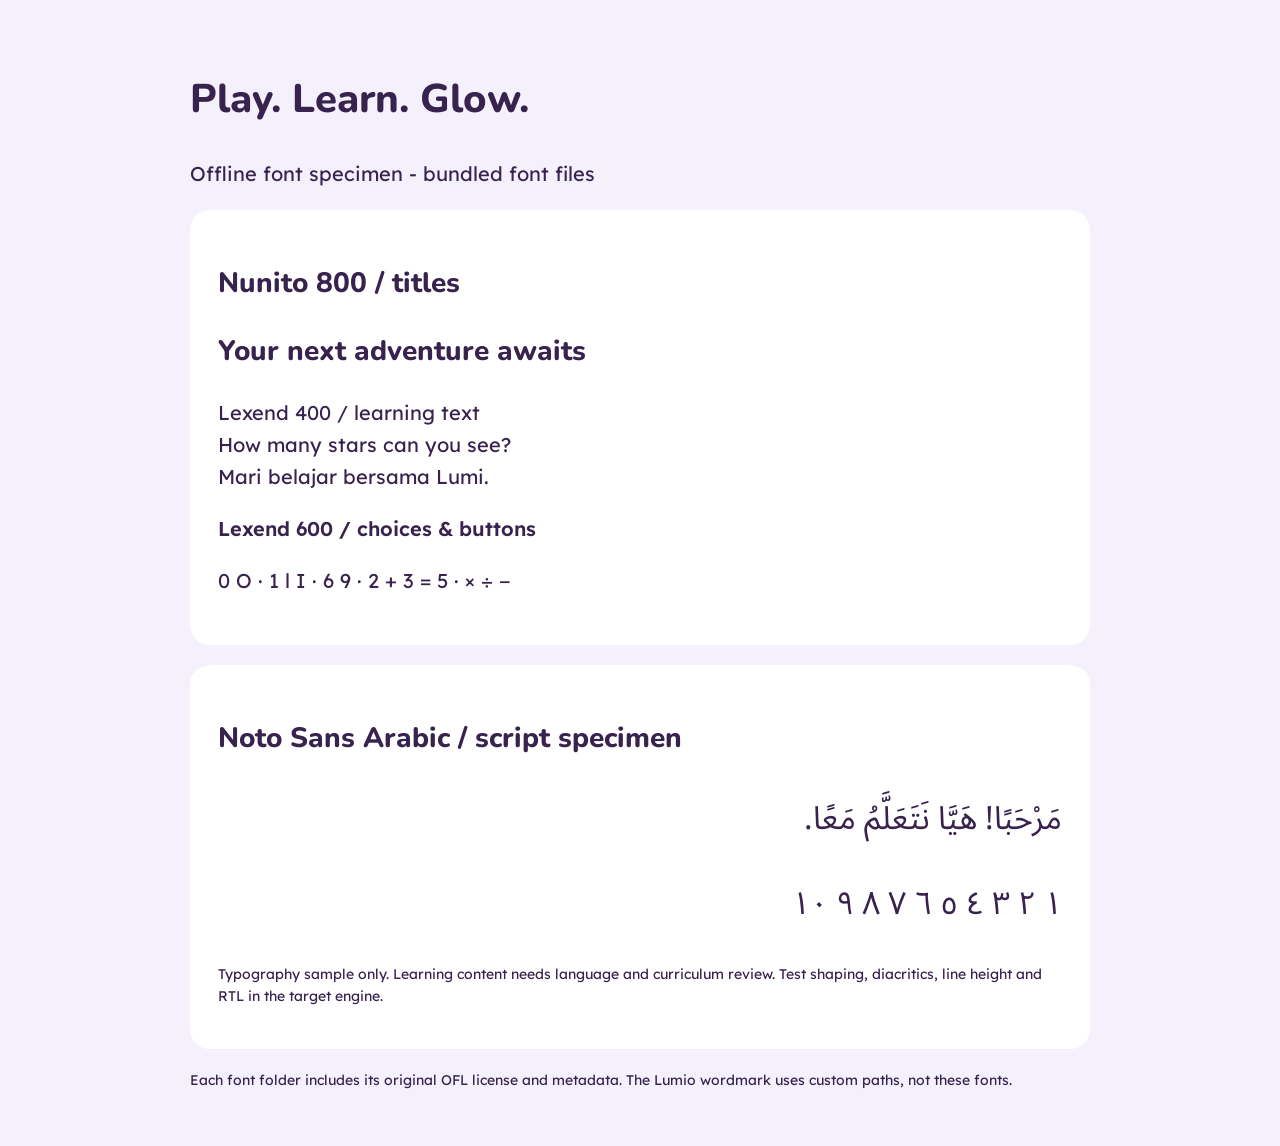
<file: lumio-assets/brand/09-production/fonts/specimen.html>
<!doctype html><html lang="en"><meta charset="utf-8"><meta name="viewport" content="width=device-width,initial-scale=1"><title>Lumio type specimen</title><link rel="stylesheet" href="fonts.css"><style>body{font-family:var(--font-body);background:#F4F0FC;color:#38234F;margin:0;padding:40px;line-height:1.6}main{max-width:900px;margin:auto}section{background:white;padding:28px;border-radius:20px;margin:20px 0}h1,h2{font-family:var(--font-display);font-weight:800}h1{font-size:40px}h2{font-size:28px}p{font-size:20px}.small{font-size:14px}.arabic{font-size:32px}</style><main><h1>Play. Learn. Glow.</h1><p>Offline font specimen - bundled font files</p><section><h2>Nunito 800 / titles</h2><h2>Your next adventure awaits</h2><p>Lexend 400 / learning text<br>How many stars can you see?<br>Mari belajar bersama Lumi.</p><p style="font-weight:600">Lexend 600 / choices &amp; buttons</p><p>0 O · 1 l I · 6 9 · 2 + 3 = 5 · × ÷ −</p></section><section><h2>Noto Sans Arabic / script specimen</h2><p class="arabic" lang="ar" dir="rtl">مَرْحَبًا! هَيَّا نَتَعَلَّمُ مَعًا.</p><p class="arabic" lang="ar" dir="rtl">١ ٢ ٣ ٤ ٥ ٦ ٧ ٨ ٩ ١٠</p><p class="small">Typography sample only. Learning content needs language and curriculum review. Test shaping, diacritics, line height and RTL in the target engine.</p></section><p class="small">Each font folder includes its original OFL license and metadata. The Lumio wordmark uses custom paths, not these fonts.</p></main></html>
</file>
<file: lumio-assets/brand/09-production/fonts/fonts.css>
@font-face{font-family:Nunito;src:url("nunito/Nunito[wght].ttf") format("truetype");font-weight:200 1000;font-display:swap}
@font-face{font-family:Lexend;src:url("lexend/Lexend[wght].ttf") format("truetype");font-weight:100 900;font-display:swap}
@font-face{font-family:"Noto Sans Arabic";src:url("notosansarabic/NotoSansArabic[wdth,wght].ttf") format("truetype");font-weight:100 900;font-stretch:normal;font-display:swap}
:root{--font-display:Nunito,system-ui,sans-serif;--font-body:Lexend,system-ui,sans-serif;--font-arabic:"Noto Sans Arabic",sans-serif}
:lang(ar){font-family:var(--font-arabic);line-height:1.65}
</file>
